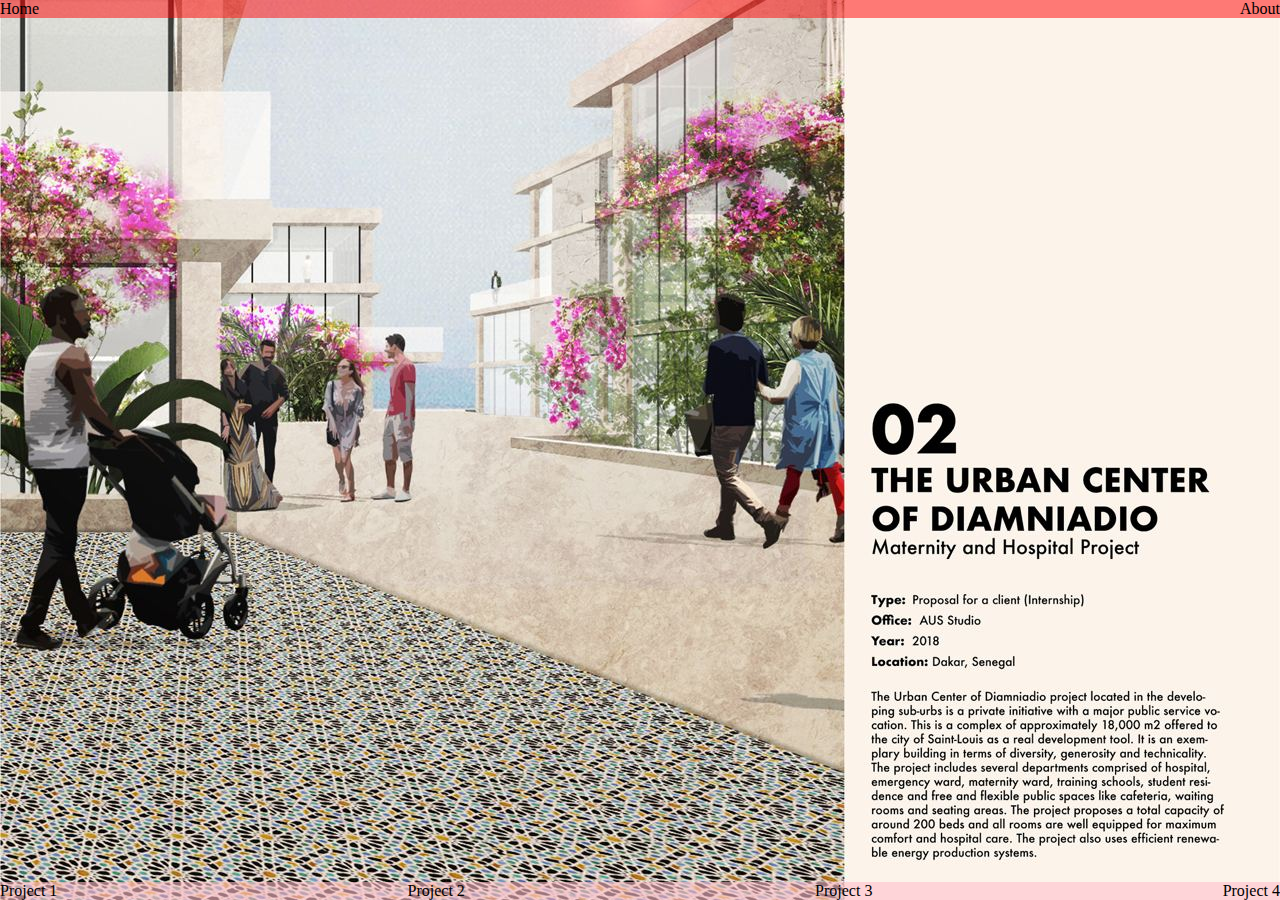
<file: index.html>
<!DOCTYPE html>
<html>
    <head>
        <title>
            Neha Goel Portfolio - Architect Student - Berlin International
            University of Applied Sciences
        </title>
        <link rel="stylesheet" href="./style.css">
        <script src="./script.js"></script>
    </head>
    <body>
        <div class='main'>
            <div class="nav">
                <span class='home'>
                    Home
                </span>
                <span class='about'>
                    About
                </span>
            </div>
            <div class='projects'>
                <span class='project1'>
                    Project 1
                </span>
                <span class='project2'>
                    Project 2
                </span>
                <span class='project3'>
                    Project 3
                </span>
                <span class='project4'>
                    Project 4
                </span>
            </div>
        </div>
    </body>
</html>
</file>
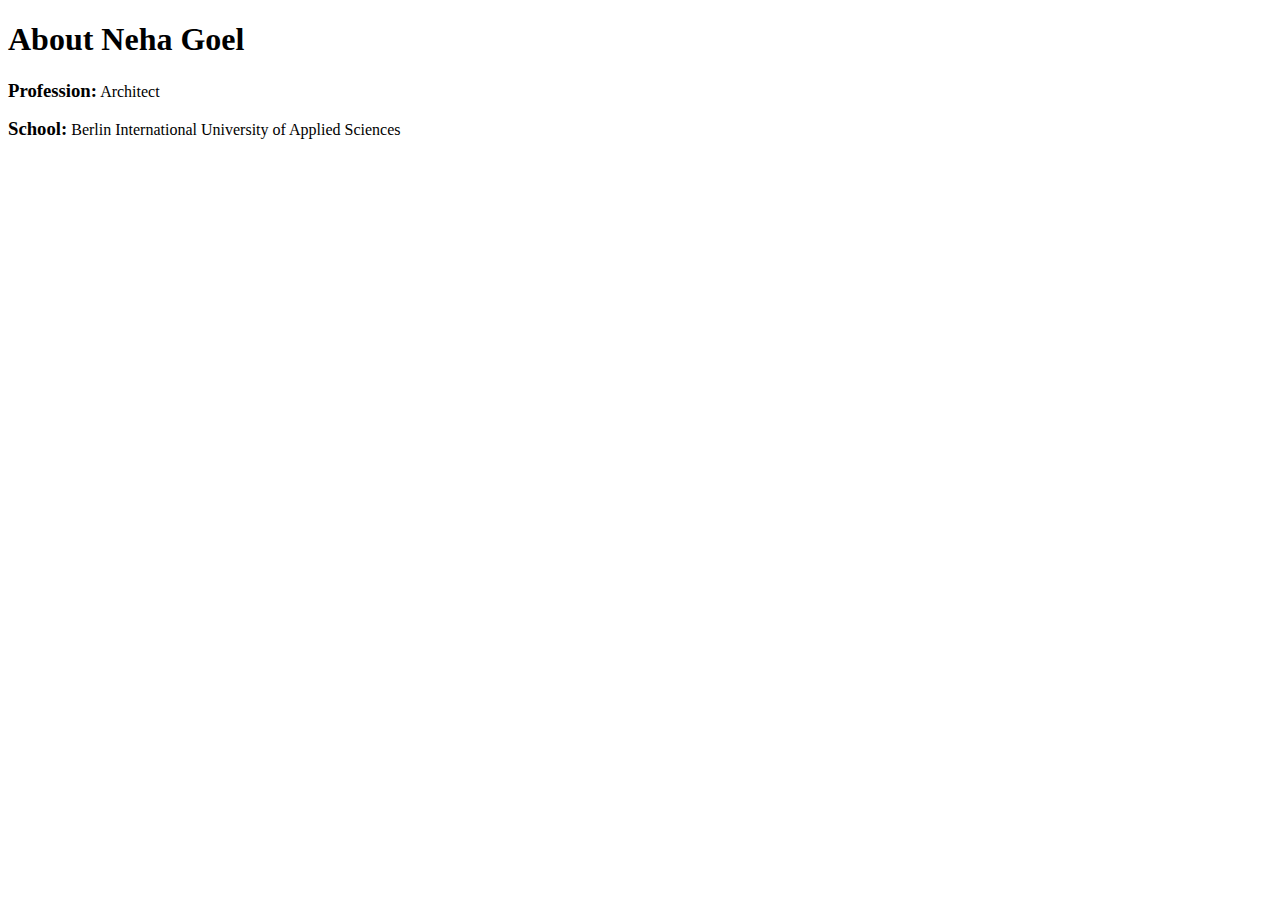
<file: about.html>
<!DOCTYPE html>
<html>
    <head>
        <title>
            Neha Goel About - Architect Student - Berlin International
            University of Applied Sciences
        </title>
        <link rel="stylesheet" href="./about.css">
        <script src=""></script>
    </head>
    <body>
        <h1> About Neha Goel </h1>
        <p><h3> Profession:</h3> Architect </p>
        <p><h3> School:</h3> Berlin International University of Applied Sciences </p>
    </body>
</html>
</file>
<file: style.css>
html, body {
    margin: 0;
    padding: 0;
    width: 100%;
    height: 100%;
    font-family: Futura;
}

.main {
    width: 100%;
    height: 100%;
    display: flex;
    flex-direction: column;
    justify-content: space-between;
    background-image: url('./ami_portfolio_bg.jpeg');
}

.nav {
    display: flex;
    justify-content: space-between;
    z-index: 2;
    background-color: rgba(255, 0, 0, 0.5);;
}

.nav > * {
    z-index: inherit;
}

.projects {
    display: flex;
    justify-content: space-between;
    margin: 0;
    z-index: 0;
    z-index: 2;
    background-color: rgba(255, 192, 203, 0.6);;
}
</file>
<file: about.css>
h3 {
    display: inline;
}
</file>
